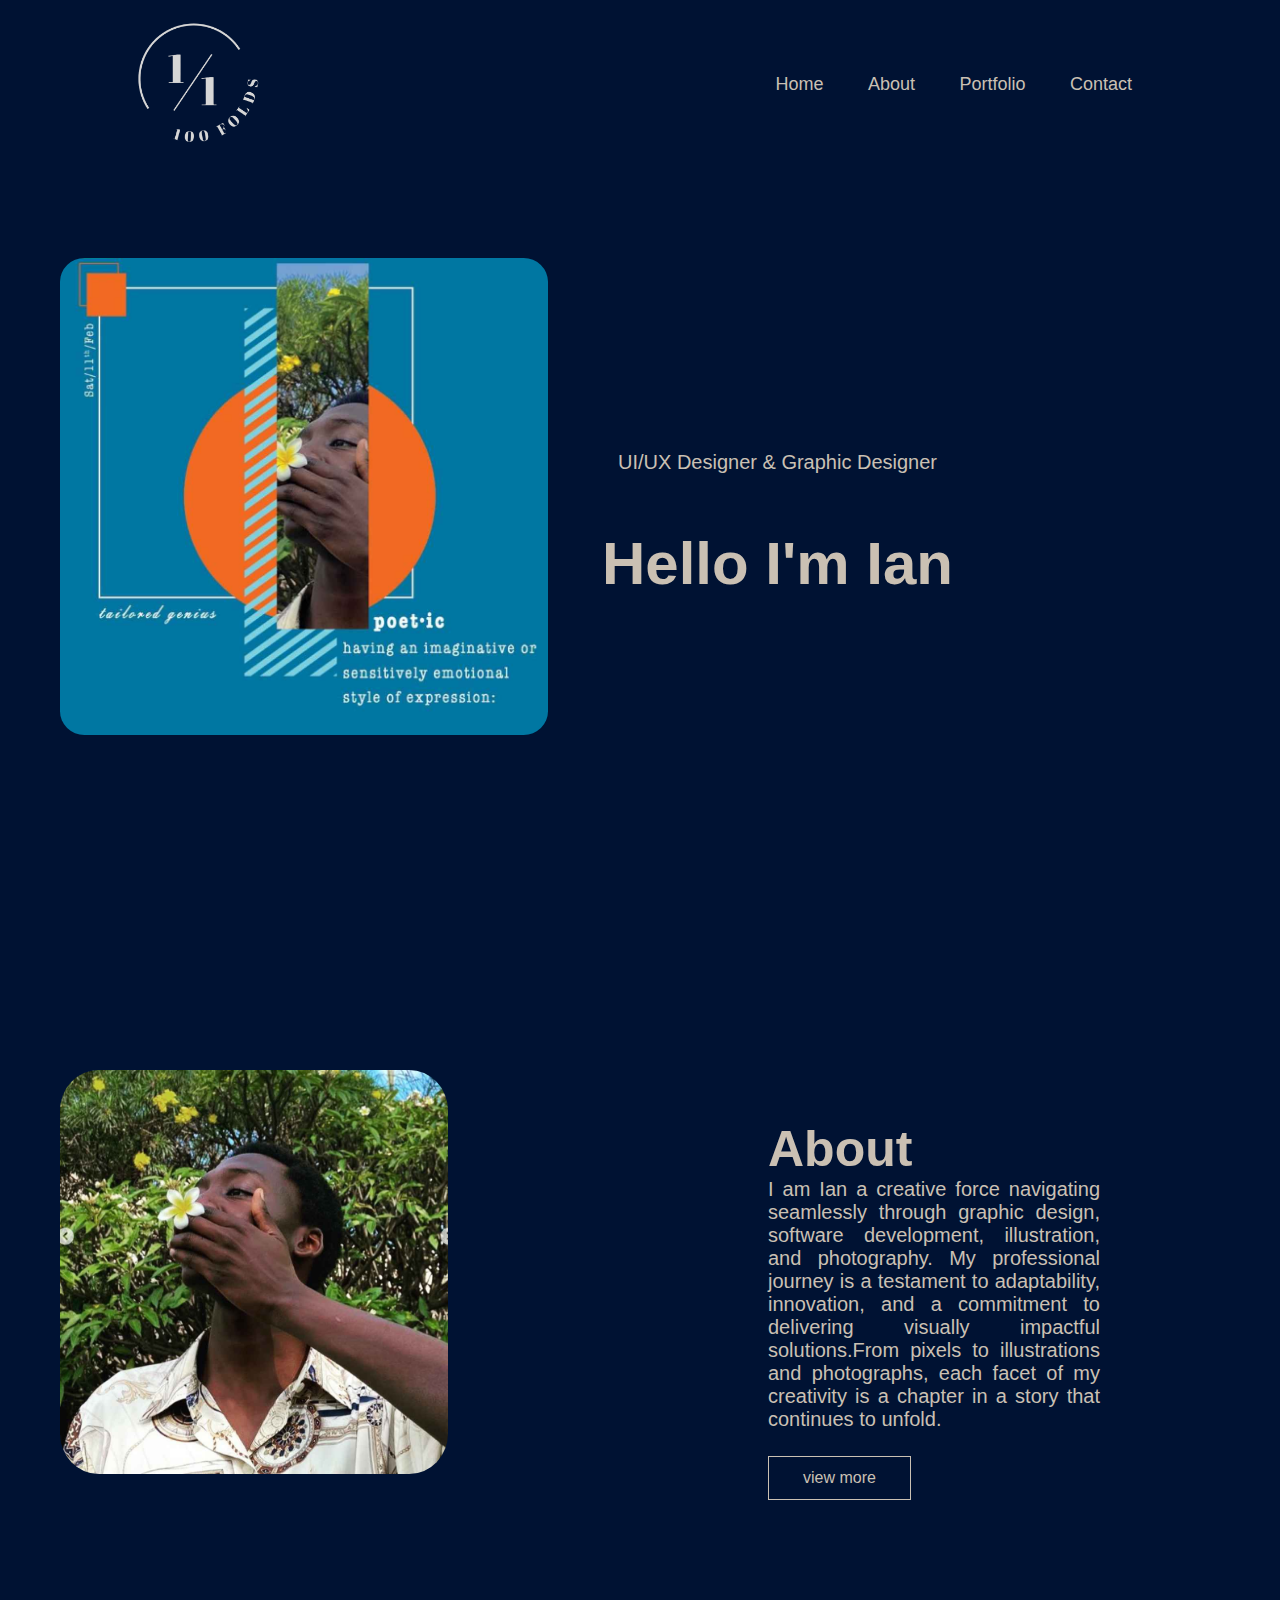
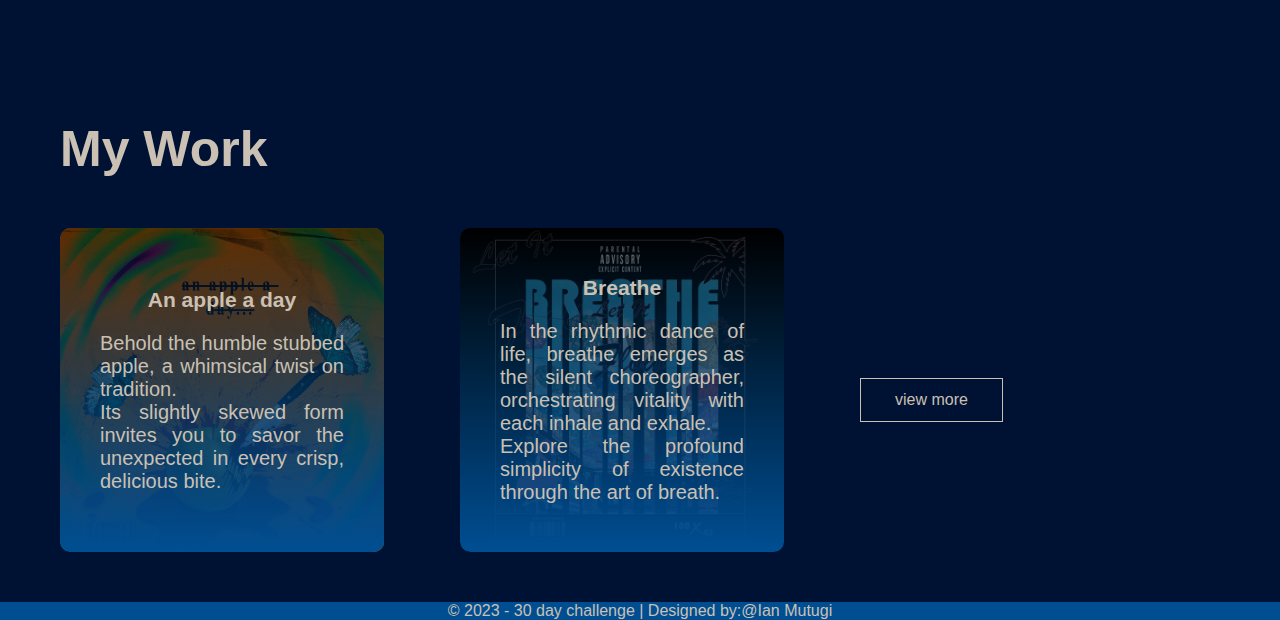
<file: index.html>
<!DOCTYPE html>
<html lang="en">
<head>
    <meta charset="UTF-8">
    <meta name="viewport" content="width=device-width, initial-scale=1.0">
    <title>100folds portfolio</title>
    <link rel="stylesheet" href="style.css">
    <link rel="icon" href="Assets/logo copy.png">
</head>
<body>
    <div id="header">
        <div class="navig">
        <nav>
            <a href="index.html"><img src="Assets/logo.png"  class="logo" alt="logo"></a>
            <ul>
                <li> <a href="index.html">Home</a></li>
                <li> <a href="About.html">About</a></li>
                <li> <a href="portfolio.html">Portfolio</a></li>
                <li> <a href="contact.html">Contact</a></li>
               
            </ul>
            
        </nav>
    </div>
       <div class="profile">
        <img src="Assets/download (1).jpeg" alt="image">
            <div class="text">
                <p> UI/UX Designer & Graphic Designer </p>
                <h1> Hello I'm Ian  </h1>
            </div>
        </div>
    </div>
<!-- about section -->
    <div class="about">
        <div class="row">
            <div class="about-me-col-1">

                <img src="Assets/download.jpeg" alt="about">
            </div>
            <div class="about-me-col-2">
                <h2 class="sub">About</h2>
                <p>I am Ian a creative force navigating seamlessly through graphic design, software development, 
                    illustration, and photography. My professional journey is a testament to adaptability, 
                    innovation, and a commitment to delivering visually impactful solutions.From pixels to illustrations and photographs, 
                    each facet of my creativity is a chapter in a story that continues to unfold.</p>
                    
                    <div class="btn">
                        <a href="About.html" class="visit-btn">view more</a>
                    </div>
            </div>
        </div>
    </div>

    <!-- portfolio -->
    <div class="portfolio">
          <div class="container">
            <h2 class="sub">My Work</h2>
          <div class="my-work-list">
            <div class="peek">
                <img src="Assets/307543329_610423037343377_8297431664860607730_n.jpg" alt="an apple">
                <div class="cover">
                    <h3>An apple a day</h3>
                    <p>Behold the humble stubbed apple, a whimsical twist on tradition. <br>
                        Its slightly skewed form invites you to savor the unexpected in every crisp, delicious bite.</p>
                </div>
            </div>
            <div class="peek">
                <img src="Assets/403589227_891450425316125_3847817605162280100_n.jpg" alt="Breathe">
                <div class="cover">
                    <h3>Breathe</h3>
                    <p>In the rhythmic dance of life, breathe emerges as the silent choreographer, 
                        orchestrating vitality with each inhale and exhale. <br> 
                        Explore the profound simplicity of existence through the art of breath.</p>
                </div>
            </div>
            <div class="btn2">
                <a href="portfolio.html" class="visit-btn">view more</a>
            </div>
          </div>
                
          </div>
    </div>
    <!-- footer -->
    <footer class="bottom">
        © 2023 - 30 day challenge | Designed by:<span style=" color: rgb (157, 158, 158);">@Ian Mutugi
    
    </footer>
        
            
       



</body>
</html>
</file>
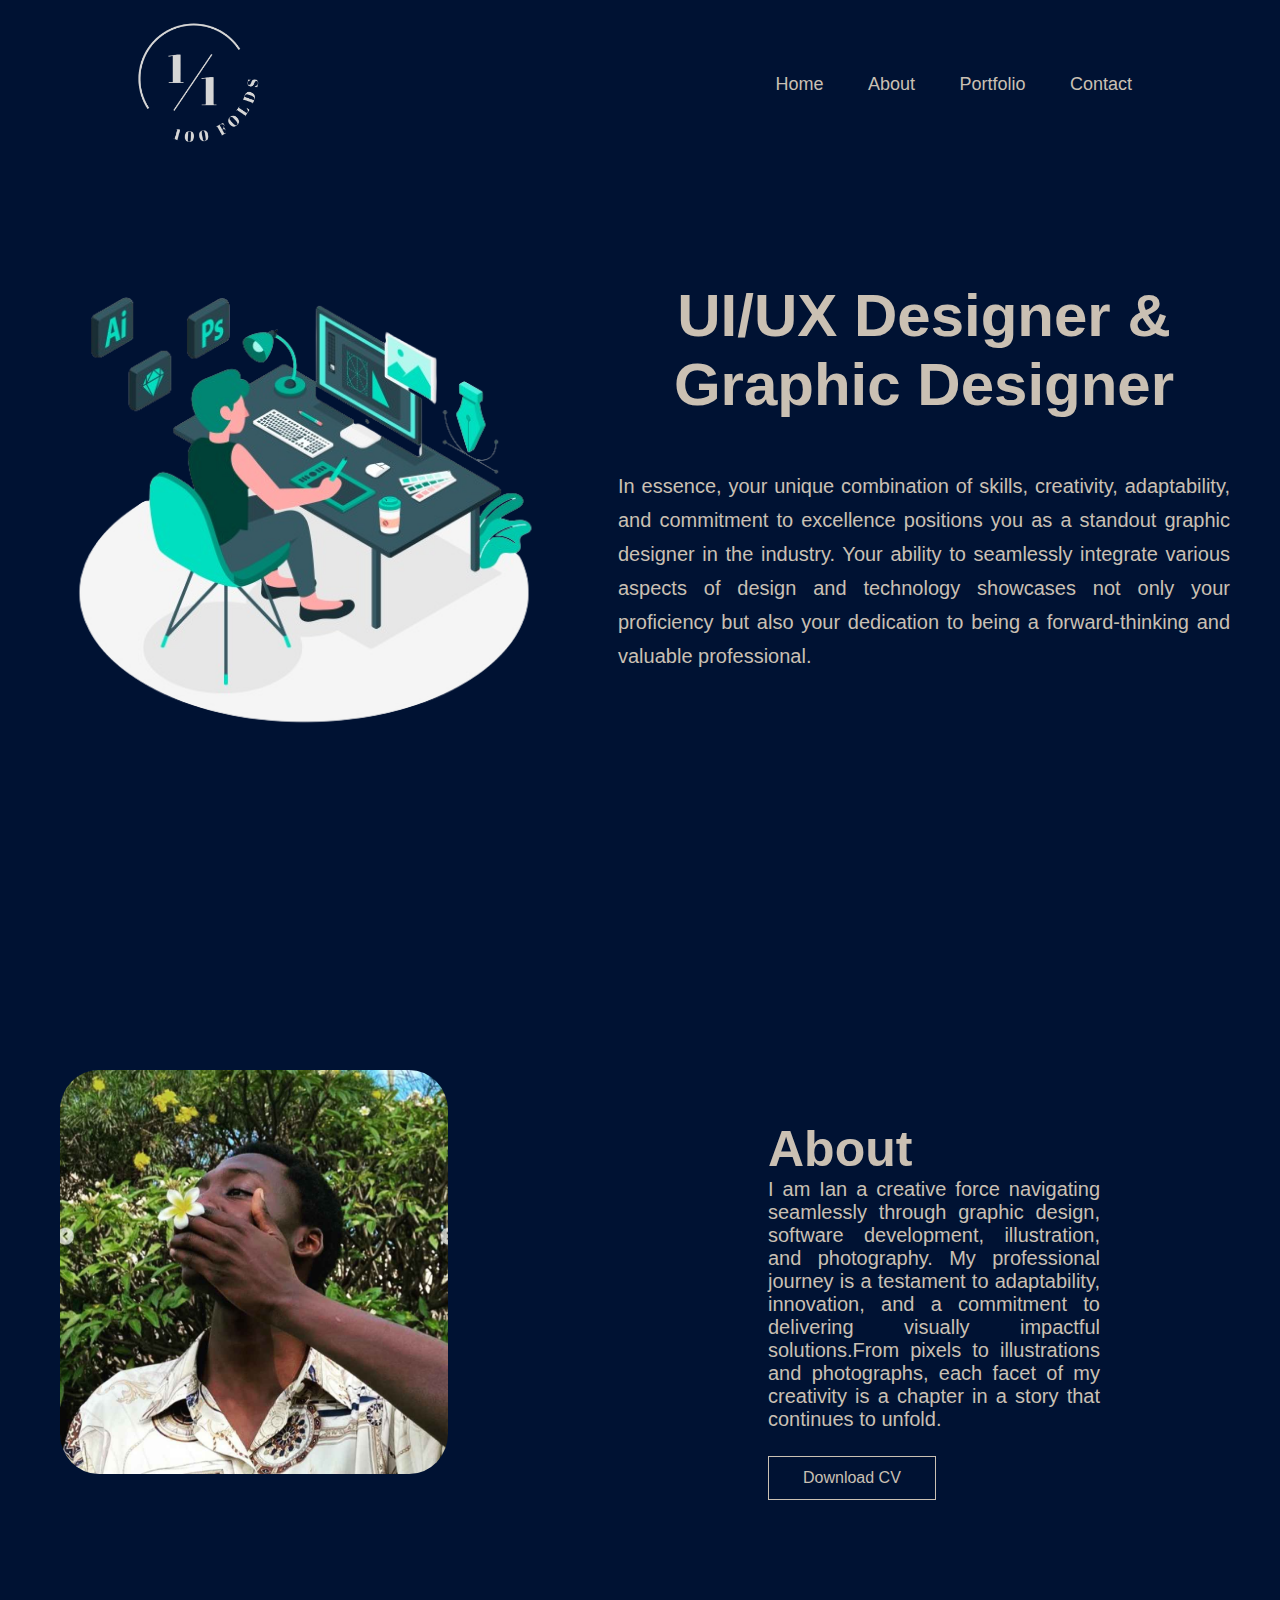
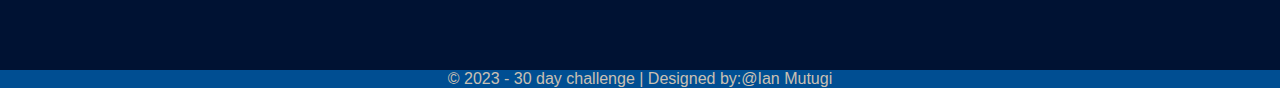
<file: About.html>
<!DOCTYPE html>
<html lang="en">
<head>
    <meta charset="UTF-8">
    <meta name="viewport" content="width=device-width, initial-scale=1.0">
    <title>100folds portfolio</title>
    <link rel="stylesheet" href="style.css">
    <link rel="icon" href="Assets/logo copy.png">
</head>
<body>
    <div id="header">
        <div class="navig">
        <nav>
            <a href="index.html"><img src="Assets/logo.png"  class="logo" alt="logo"></a>
            <ul>
                <li> <a href="index.html">Home</a></li>
                <li> <a href="About.html">About</a></li>
                <li> <a href="portfolio.html">Portfolio</a></li>
                <li> <a href="contact.html">Contact</a></li>
              
            </ul>
            
        </nav>
    </div>
       <div class="profile">
        <img src="Assets/3343973-profile.png" alt="image">
            <div class="text">
                <h1> UI/UX Designer & Graphic Designer  </h1>
                <p> In essence, your unique combination of skills, creativity, adaptability, and commitment to excellence 
                    positions you as a standout graphic designer in the industry. Your ability to seamlessly integrate various 
                    aspects of design and technology showcases not only your proficiency but also your dedication to being a 
                    forward-thinking and valuable professional.</p>
               
            </div>
        </div>
    </div>
<!-- about section -->
    <div class="about">
        <div class="row">
            <div class="about-me-col-1">

                <img src="Assets/download.jpeg" alt="about">
            </div>
            <div class="about-me-col-2">
                <h2 class="sub">About</h2>
                <p>I am Ian a creative force navigating seamlessly through graphic design, software development, 
                    illustration, and photography. My professional journey is a testament to adaptability, 
                    innovation, and a commitment to delivering visually impactful solutions.From pixels to illustrations and photographs, 
                    each facet of my creativity is a chapter in a story that continues to unfold.</p>
                    
                    <div class="btn">
                        <a href="https://drive.google.com/file/d/1UdAowgyMlJHDwFAKHJwsS597ciId2Gke/view?usp=drive_link" class="visit-btn">Download CV</a>
                    </div>
            </div>
        </div>
    </div>

    <!-- end about section -->
    <!-- footer -->
    <footer class="bottom">
        © 2023 - 30 day challenge | Designed by:<span style=" color: rgb (157, 158, 158);">@Ian Mutugi
    
    </footer>
        
            
       



</body>
</html>
</file>
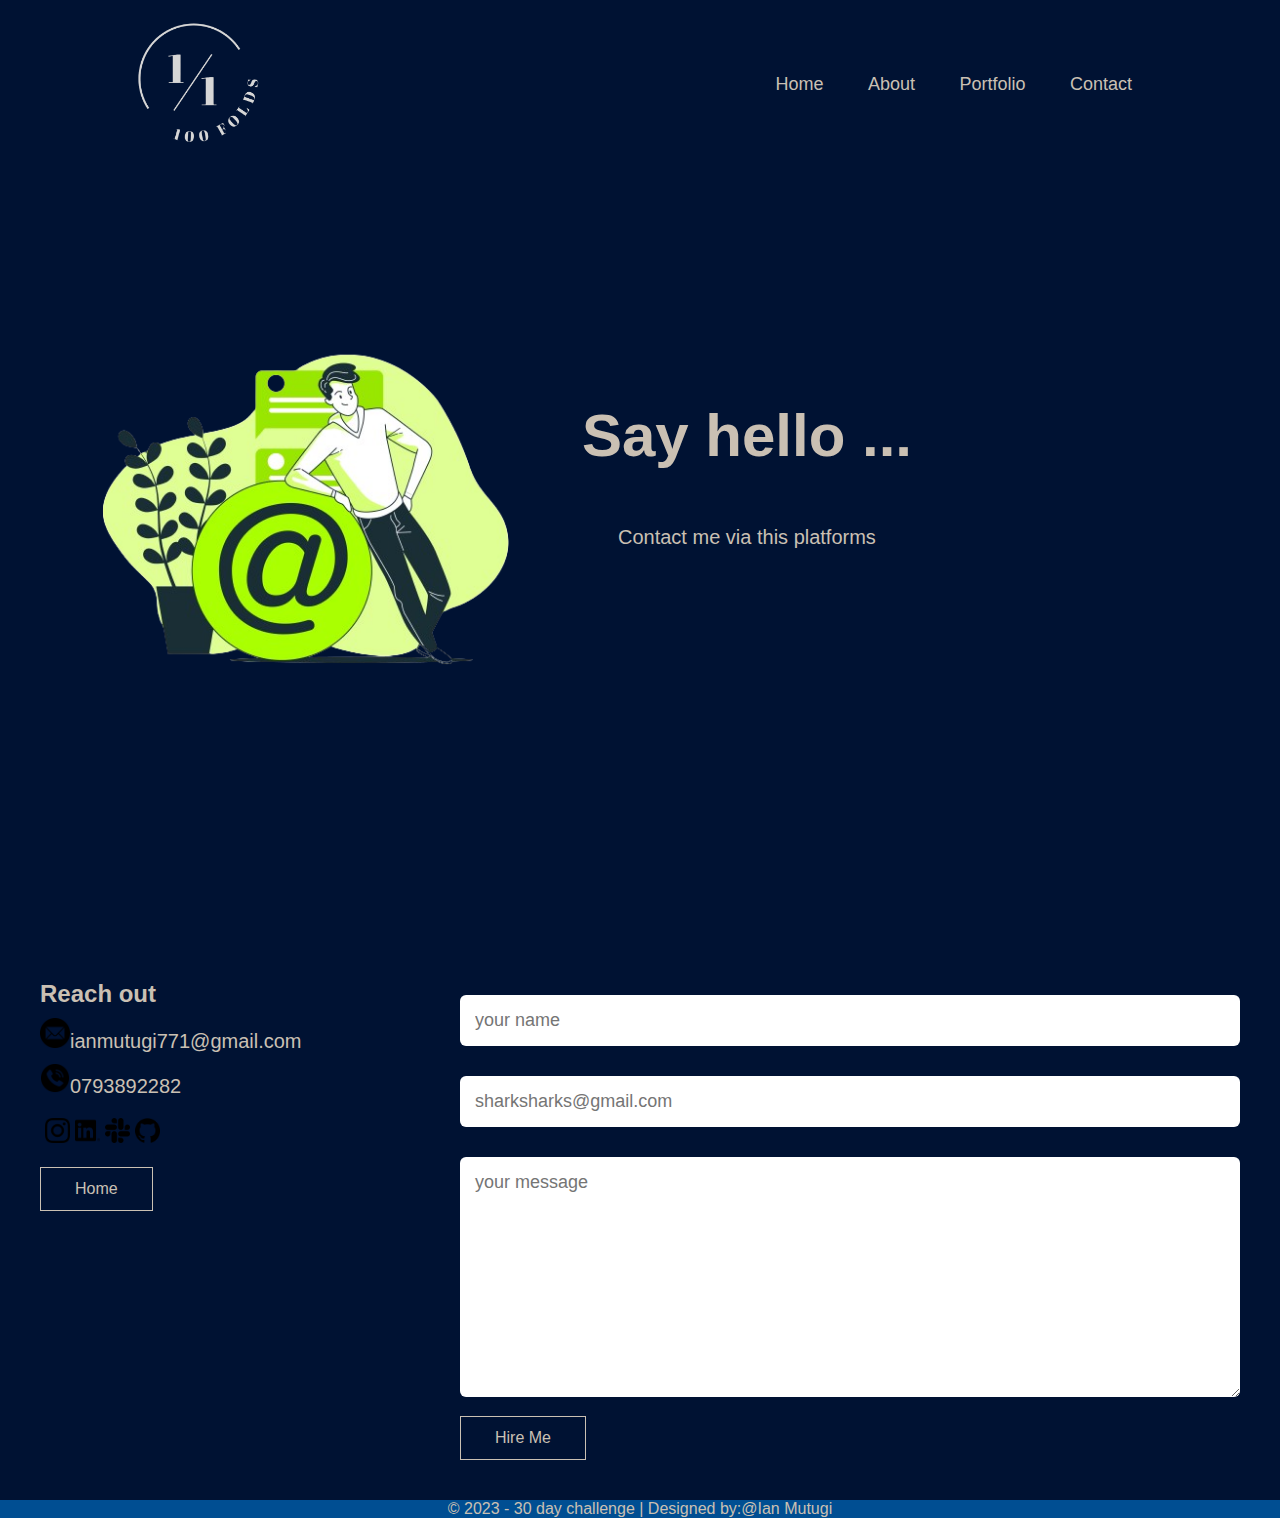
<file: contact.html>
<!DOCTYPE html>
<html lang="en">
<head>
    <meta charset="UTF-8">
    <meta name="viewport" content="width=device-width, initial-scale=1.0">
    <title>100folds portfolio</title>
    <link rel="stylesheet" href="style.css">
   <link rel="icon" href="Assets/logo copy.png">
</head>
<body>
    <div id="header">
        <div class="navig">
        <nav>
            <a href="index.html"><img src="Assets/logo.png"  class="logo" alt="logo"></a>
            <ul>
                <li> <a href="index.html">Home</a></li>
                <li> <a href="About.html">About</a></li>
                <li> <a href="portfolio.html">Portfolio</a></li>
                <li> <a href="contact.html">Contact</a></li>
              
            </ul>
            
        </nav>
    </div>
       <div class="profile">
        <img src="Assets/5360844-contact.png" alt="image">
            <div class="text">
                <h1> Say hello ...</h1>
                <p> Contact me via this platforms </p>
            </div>
        </div>
    </div>
<!-- contact -->
<div class="contacts">
    <div class="container-contact">
        <div class="row">
        <div class="contact-left">
            <h2 class="sub-title">Reach out</h2>
            <p><img src="Assets/email.png">ianmutugi771@gmail.com</p>
            <p><img src="Assets/telephone-call.png" alt="">0793892282</p>
            <div class="social-icons">
                <a href="https://www.instagram.com/ionlylive100/"><img src="Assets/instagram.png" alt=""></i></a>
                <a href="linkedin.com/in/ian-mutugi-206a791b7"><img src="Assets/linkedin.png" alt=""></i></a>
                <a href="https://zinduaschool.slack.com/team/U04L41GHGDN"><img src="Assets/slack.png" alt=""></a>
                <a href="https://github.com/alivetocreate"><img src="Assets/github.png" alt=""></a>
            </div>
            <a href="index.html" class="visit-btn">Home</a>
        </div>
        <div class="contact-right">
            <form name="submit-to-google-sheet">
                <input type="text" name="name" placeholder="your name" required>
                <input type="email" name="email" placeholder="sharksharks@gmail.com" required>
                <textarea name="message"  rows="10" placeholder="your message"></textarea>
                <button type="submit" class="visit-btn">Hire Me</button>

            </form>

        </div>
    </div>
    </div>
    </div>
    <!-- footer -->
    <footer class="bottom">
        © 2023 - 30 day challenge | Designed by:<span style=" color: rgb (157, 158, 158);">@Ian Mutugi
    
    </footer>
        
            
       



</body>
</html>
</file>
<file: style.css>
* {
    margin: 0;
    padding: 0;
    font-family: 'Gill Sans', 'Gill Sans MT', Calibri, 'Trebuchet MS', sans-serif;
    box-sizing: border-box;
}

body {
    background: #001233;
    color: #CAC0B3;
}

#header {
    width: 100%;
    height: 100vh;
    background-size: cover;
}

.navig {
    padding: 10px 10%;
}

nav {
    display: flex;
    align-items: center;
    justify-content: space-between;
    flex-wrap: wrap;
}

.logo {
    width: 140px;
    padding-top: 10px;
}

nav ul li {
    display: inline-block;
    list-style: none;
    margin: 10px 20px;
}

nav ul li a {
    color: #CAC0B3;
    text-decoration: none;
    font-size: 18px;
    position: relative;

}

nav ul li a::after{
    content: '';
    width: 0;
    height: 3px;
    background: #FF595A;
    position: absolute;
    left: 0;
    bottom: -6px;
    transition: 0.3s;
}

nav ul li a:hover::after {
    width: 100%;

}




.profile {
    display: flex;
    align-items: center;
    padding-top: 90px;
    padding-left: 60px;
    padding-bottom: 40px;
  }
  
  .profile img {
    max-width: 40%;
    height: auto;
    margin-right: 20px;
    border-radius: 5%;
  }
  
  h1  {
    font-size: 80px;
    margin: 0;
    color: #CAC0B3;
    text-align: center;
  }

  /*about section*/

.about {
    padding: 170px 0;
    color: #CAC0B3;
}

.row {
    display: flex;
    justify-content: space-between;
    flex-wrap: wrap;
    margin: 0;
}

.about-me-col-1 {
    flex-basis: 35%;
    padding-left: 60px;
    
}

.about-me-col-1 img {
    border-radius: 10%;
    width: 100%;
    height: auto;
   
  }

  .about-me-col-2 {
    flex-basis: 40%;
    padding-right: 180px;
    

  }

  .sub {
    font-size: 50px;
    padding-top: 50px;
}

p { 
    font-size: 20px;
    text-align: justify;
  }

  .btn {
    padding-top: 25px;
  }
  
  
  .visit-btn {
    display: inline-block;
    text-decoration: none;
    color: #CAC0B3;
    border: 1px solid #CAC0B3;
    padding: 12px 34px;
    background: transparent;
    font-size: 16px;
    position: relative;
    cursor: pointer;
}

.visit-btn:hover {
    border: 1px solid #FF595A;
    background: #FF595A;
    transition: 0.8s;
}


/* portfolio */

.portfolio {
    padding-left: 60px;
    padding-right: 60px;
    padding-bottom: 50px;
}

.my-work-list {
    display: grid;
    grid-template-columns: repeat(auto-fit, minmax(250px, 1fr));
    gap: 40px;
    margin-top: 50px;
}

.peek {
    border-radius: 10px;
    position: relative;
    overflow: hidden;
}

.peek img {
    width: 90%;
    border-radius: 10px;
    display: block;
}


.cover {
    width: 90%;
    height: 100%;
    background: linear-gradient(rgba(0,0,0,0.6) , #004e92);
    border-radius: 10px;
    position: absolute;
    left: 0;
    bottom: 0;
    overflow: hidden;
    display: flex;
    align-items: center;
    justify-content: center;
    flex-direction: column;
    padding: 0 40px;
    text-align: center;
    font-size: 18px;
}



.cover h3 {
    font-weight: 900;
    margin-bottom: 20px;
}

.btn2 {
    padding-top: 150px;
}

/* footer */

footer {
    
    background-color: #004e92;
    color: #CAC0B3;
    text-align: center;
    
}

.text p {
    font-size: 20px;
    line-height: 1.7em;
    padding: 50px;
}

.text h1 {
    font-size: 60px;
}

.video {

    position: relative;
    padding-top: 80px;


}
video {
    width: 30%;
    height: auto;
    border-radius: 10px;
}


.contacts {
    padding-top: 80px;
    padding-bottom: 40px;
    padding-left: 40px;
    padding-right: 40px;
}


.social-icons {
    width: 100%;
    display: flex;
    list-style: none;
    padding-top: 10px

}

.social-icons img {
    width: 40px;
    height: auto;
    padding-top: 10px;
    padding-left: 5px;
    position: relative;
}

.contact-left {
    flex-basis: 35%;
}

.contact-right {
    flex-basis: 65%;
}



.contact-left img {
    width: 30px;
    display: inline;
    padding-top: 10px;
    

}

.social-icons a{
    padding-bottom: 20px;
    transition: transform 0.5s;
}
.social-icons a:hover{
    transform: translateY( -5px );
}

.contact-right form{
    width: 100%;
}

form input, form textarea {
    width: 100%;
    border: 0;
    outline: none;
    background: #fff;
    padding: 15px;
    margin: 15px 0;
    color: #eea467;
    font-size: 18px;
    border-radius: 6px;
}

/* responsive */

@media only screen and ( max-width: 600px){
    .contacts{
        align-items: center;
        flex-direction: column;
        padding-left: 90px;
    }
 

       .profile {
        width: 0% ;
        height: auto ;

       }

       video {
        width: 100%;
    height: auto;
    border-radius: 5px;
       }
       

}
</file>
